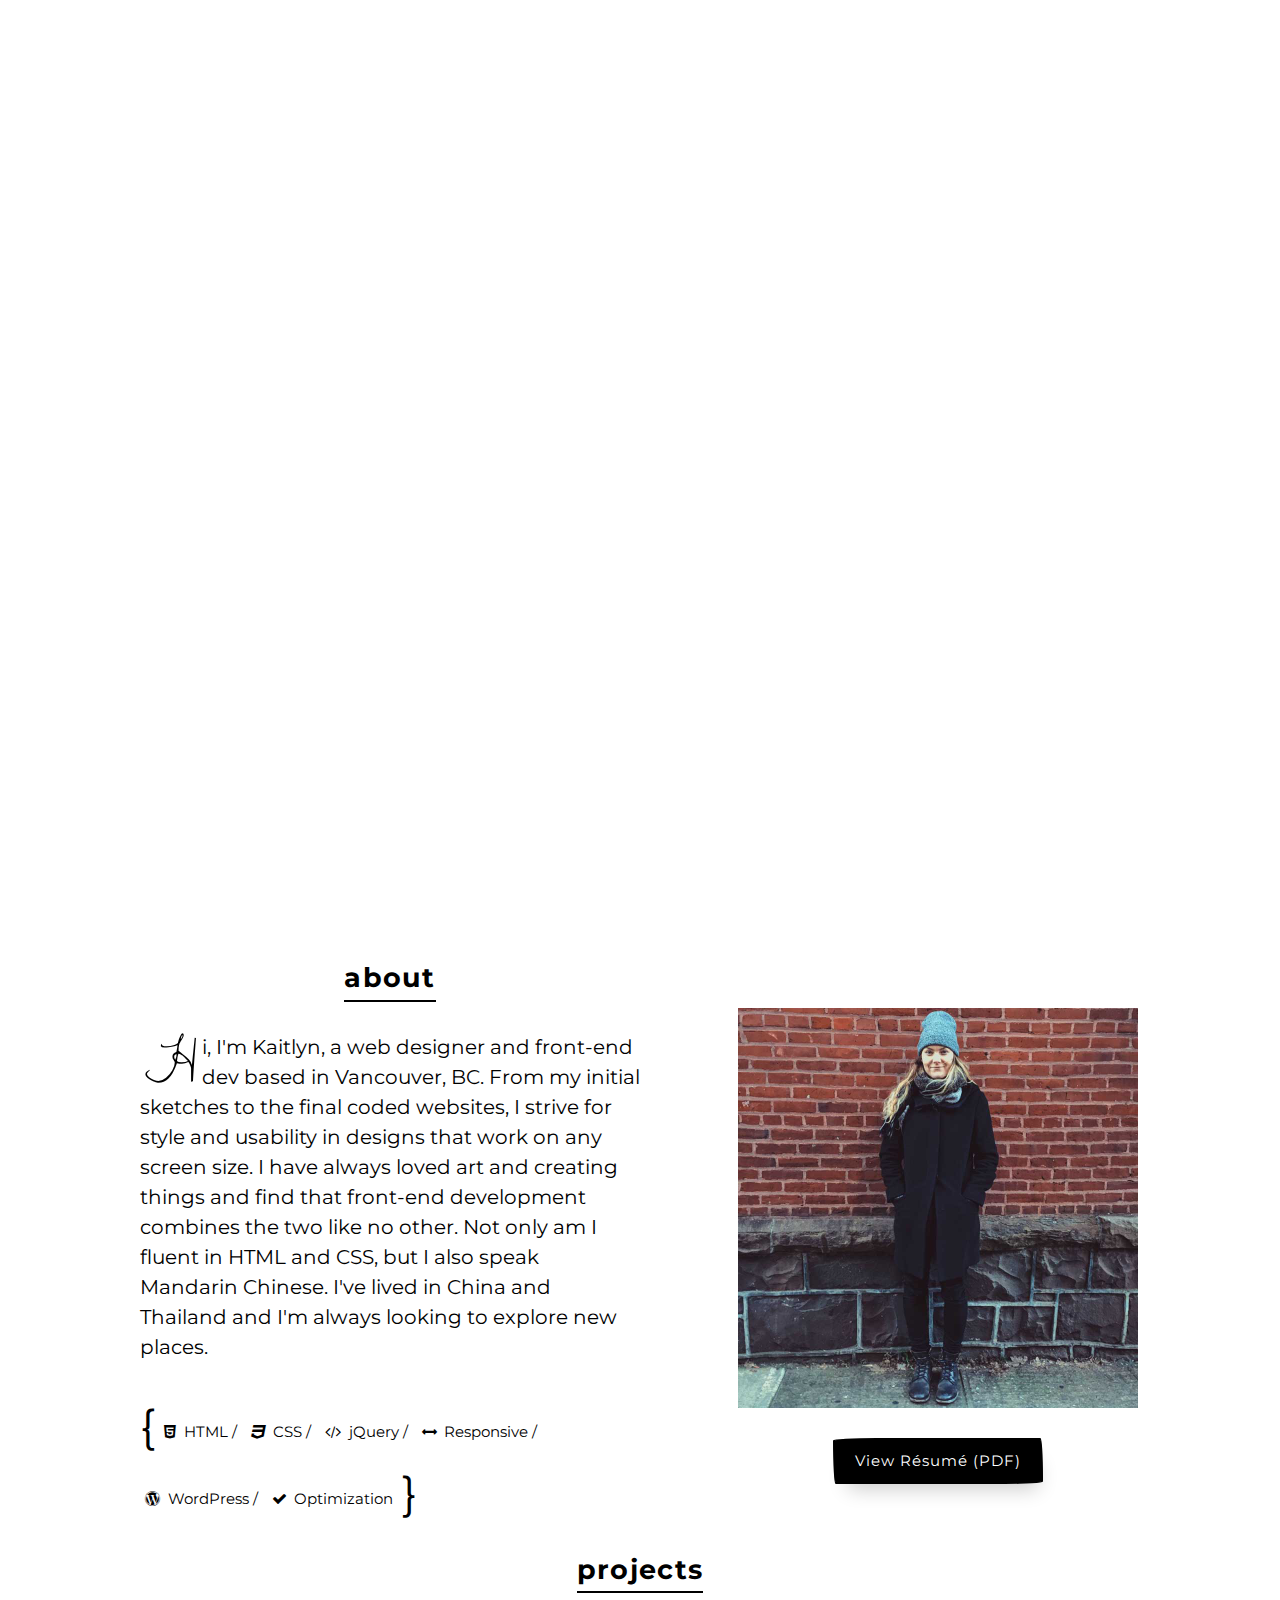
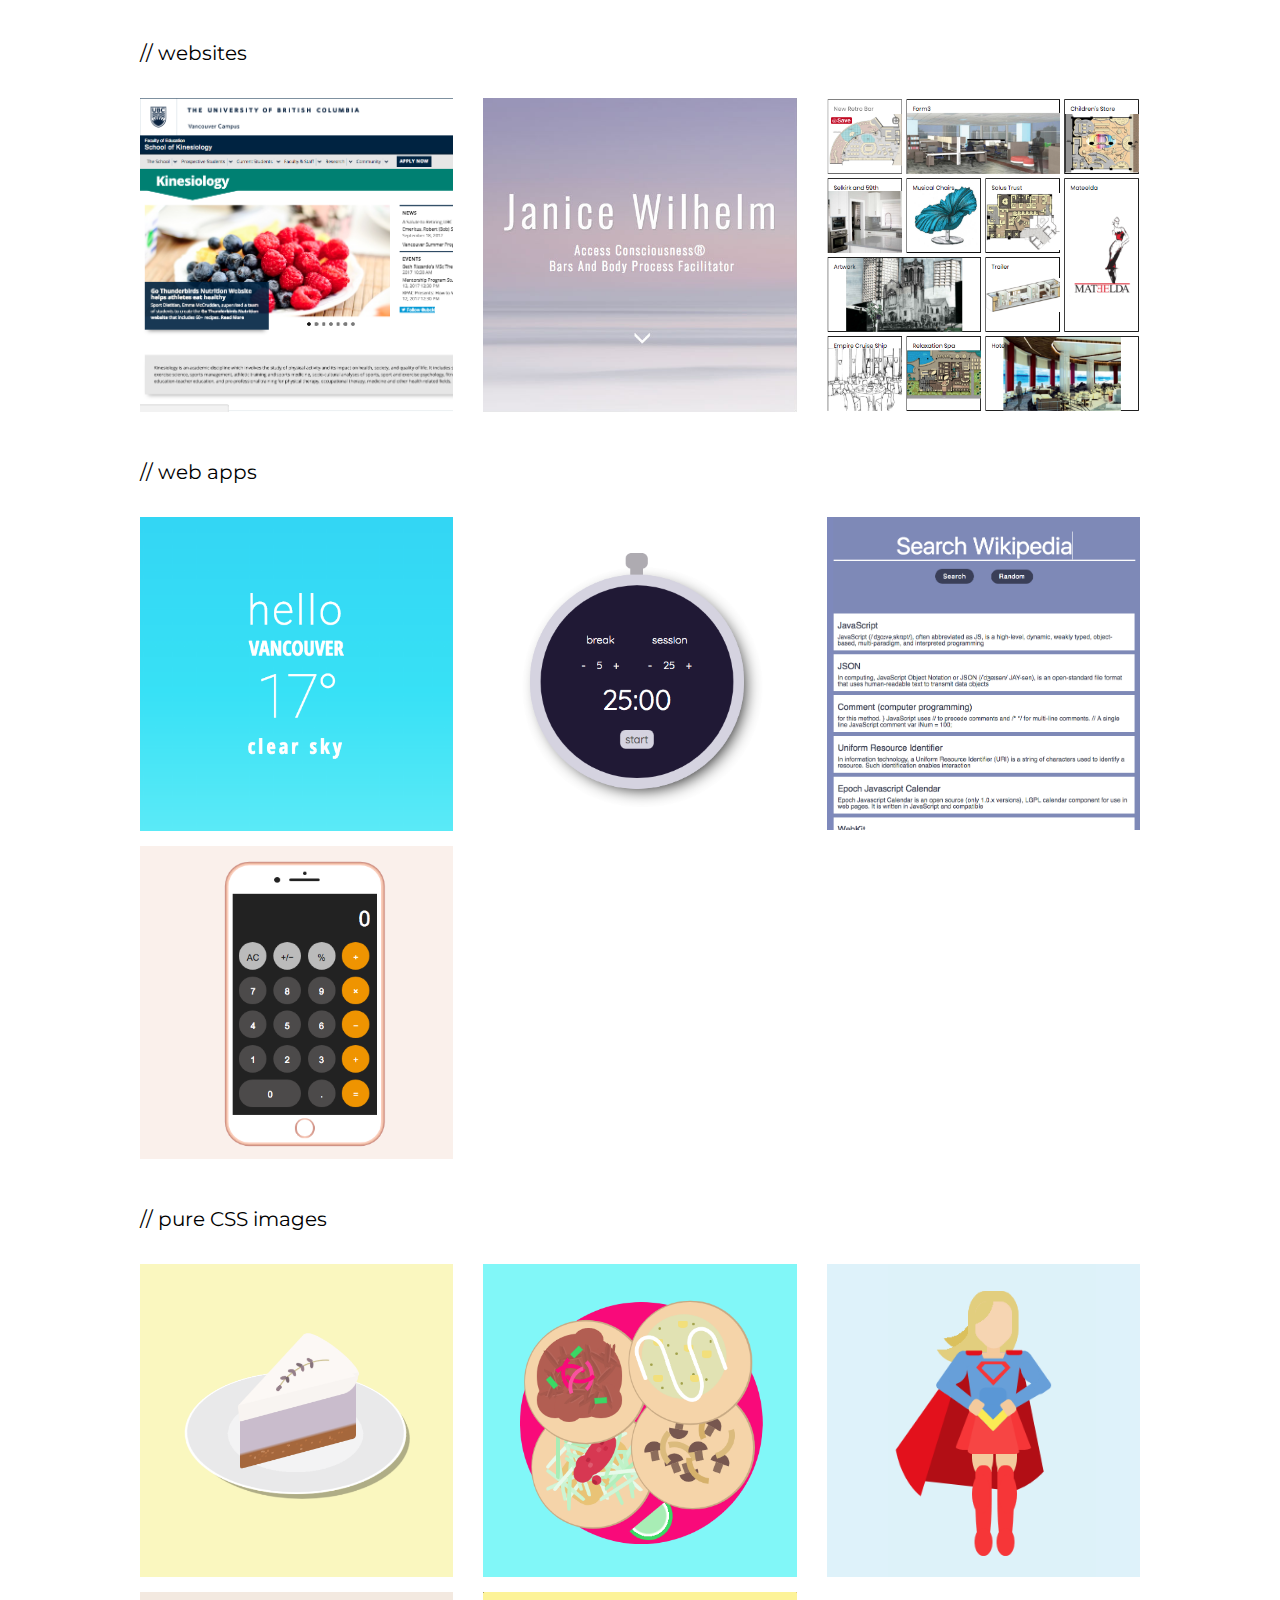
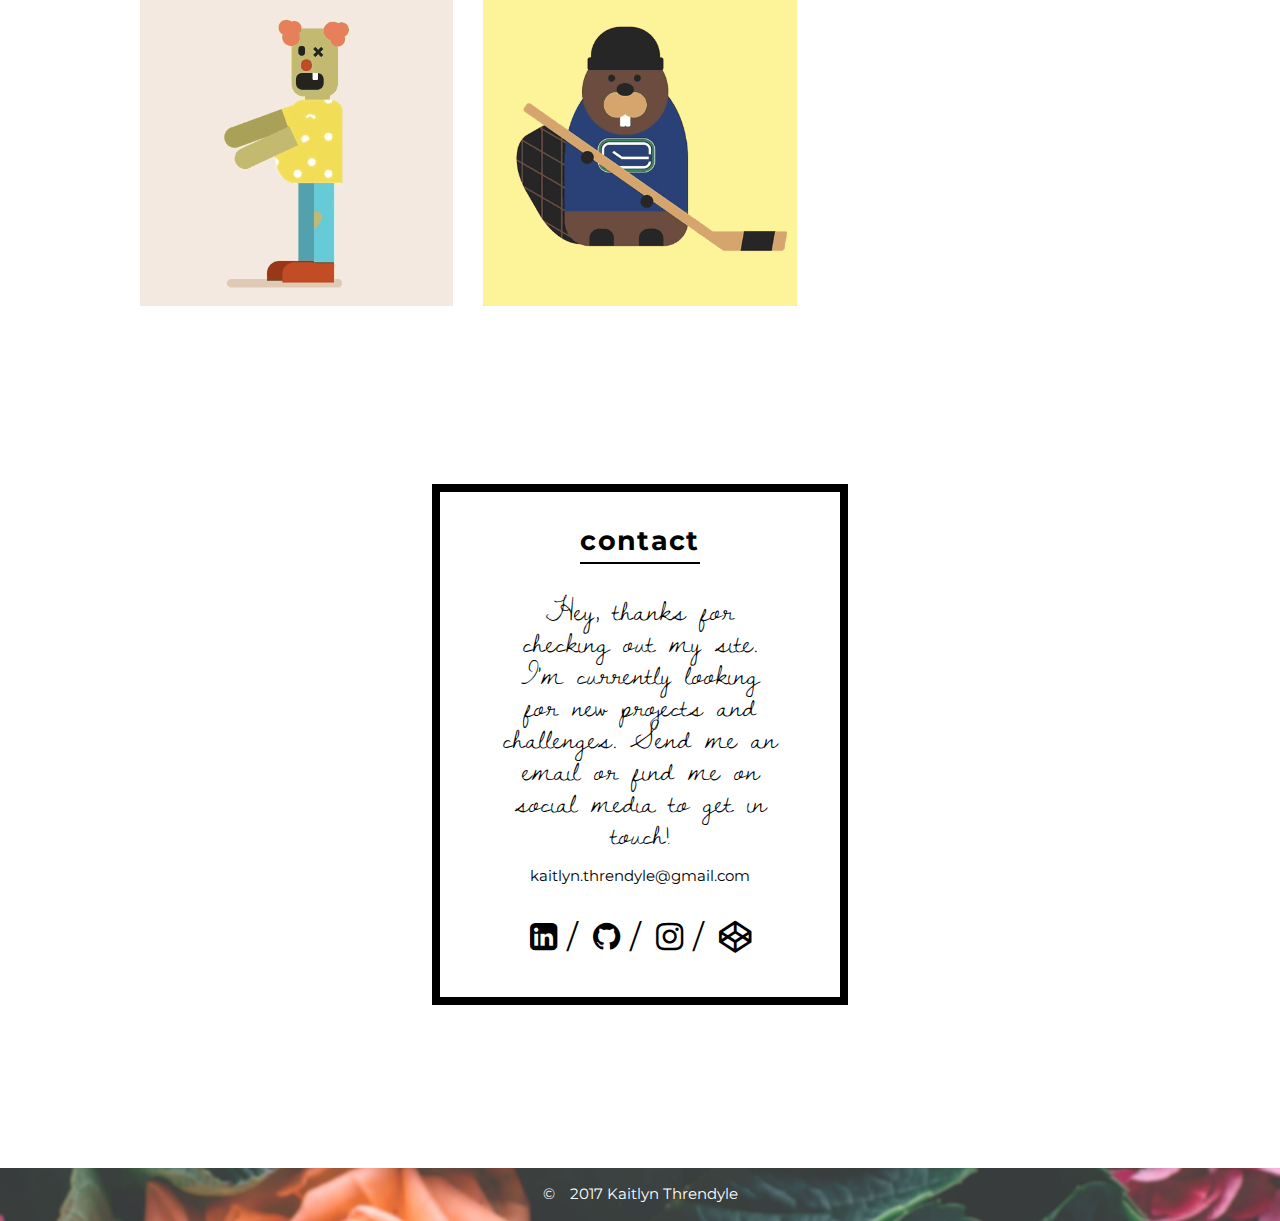
<file: index.html>
<!DOCTYPE html>
<html lang="en">
<head>
	<meta charset="utf-8">
	<meta name="viewport" content="width=device-width, initial-scale=1">
    <meta name="description" content="Kaitlyn Threndyle is a web designer and front end dev based in Vancouver, BC.">
	<title>Kaitlyn Threndyle | Web Designer and Front-end Developer | Vancouver, BC</title>
	<link href="style.css" rel="stylesheet">
	<link rel="shortcut icon" href="favicon.ico"/>
	<link href='https://fonts.googleapis.com/css?family=Montserrat:400,700' rel='stylesheet' type='text/css'>
    <link href='https://fonts.googleapis.com/css?family=Dawning+of+a+New+Day|Cedarville+Cursive' rel='stylesheet' type='text/css'>
    <link rel="stylesheet" href="https://maxcdn.bootstrapcdn.com/font-awesome/4.5.0/css/font-awesome.min.css">

  <!--[if lt IE 9]>
        <script src="https://oss.maxcdn.com/libs/html5shiv/3.7.0/html5shiv.js"></script>
        <script src="https://oss.maxcdn.com/libs/respond.js/1.4.2/respond.min.js"></script>
    <![endif]-->

</head>
<body id="page-top">

  <header class="header flex animate-fade-in">
    <div class="frame flex">
			<nav class="main-menu">
	      <ul class="myNav small animate-fade-in">
	          <li>
	              <a class="underline smoothScroll" href="#about">/ about /</a>
	          </li>
	          <li>
	              <a class="underline smoothScroll" href="#portfolio">/ portfolio /</a>
	          </li>
	          <li>
	              <a class="underline smoothScroll" href="#contact">/ contact /</a>
	          </li>
	      </ul>
			</nav>
   		<h1 class="animate-fade-in">Kaitlyn Threndyle</h1>
    	<p class="animate-fade-in job-title">designer + developer</p>
    	<a href="#about" class="down-arrow smoothScroll "><img class="animate-fade-in animate-pop-in" src="img/basic-chevron-11.png" alt=""/></a>
  	</div>
	</header>

  <section class="about flex-center" id="about">
    <div class="container flex-center">
    	<div class="describeMe flex-center">
    		<h3 class="sectionTitle">about</h3>
    		<p>	Hi, I'm Kaitlyn, a web designer and front-end dev based in <b>Vancouver, BC</b>. From my initial sketches to the final coded websites, I strive for style and usability in designs that work on any screen size. I have always loved art and creating things and find that front-end development combines the two like no other. Not only am I fluent in HTML and CSS, but I also speak Mandarin Chinese. I've lived in China and Thailand and I'm always looking to explore new places.</p>
        <ul class="skills ">
            <li><i class="fa fa-html5" aria-hidden="true"></i>HTML /</li>
            <li><i class="fa fa-css3" aria-hidden="true"></i>CSS /</li>
            <li><i class="fa fa-code" aria-hidden="true"></i>jQuery /</li>
            <li><i class="fa fa-arrows-h" aria-hidden="true"></i>Responsive /</li>
            <li><i class="fa fa-wordpress" aria-hidden="true"></i>WordPress /</li>
            <li><i class="fa fa-check" aria-hidden="true"></i>Optimization </li>
         </ul>
    	</div>

    	<div class="myPhoto flex-center">
    		<img src="./img/me-opt.jpg" alt="Kaitlyn Threndyle"/>
    		<div class="resume-buttons">
    			<a href="developer-resume.pdf" class="btn_  btn-reverse small"> View R&#233;sum&#233; (PDF)</a>
    			<!-- <a href="" class="btn_  btn-reverse small"><i class="fa fa-download">&emsp;</i>PDF</a> -->
    		</div>
    	</div>
    </div>
  </section>

	<section class="project-grid flex-center" id="portfolio">
		<h3 class="sectionTitle">projects</h3>
		<div class="grid">
			<h4 class="project-type">// websites</h4>
			<div class="grid-row">
				<div class="item" tabindex="0">
					<div class="project-wrap">
						<img src="img/kin-ss.png" alt="UBC Kinesiology homepage." />
						<div class="project-desc">
							<a href="http://kin.educ.ubc.ca">visit site <i class="fa fa-long-arrow-right" aria-hidden="true"></i></a>
							<p>{HTML/ CSS/ Web Design}</p>
						</div>
					</div>
				</div>
				<div class="item" tabindex="0">
					<div class="project-wrap">
						<img src="img/jw-ss.jpg" alt="Janice Wilhelm homepage." />
						<div class="project-desc">
							<a href="http://janicewilhelm.com">visit site <i class="fa fa-long-arrow-right" aria-hidden="true"></i></a>
							<p>{HTML/ CSS/ Web Design}</p>
						</div>
					</div>
				</div>

				<div class="item" tabindex="0">
					<div class="project-wrap">
						<img src="img/toby-ss.png" alt="Toby Lee Designs homepage." />
						<div class="project-desc">
							<a href="http://tobyleedesigns.com">visit site <i class="fa fa-long-arrow-right" aria-hidden="true"></i></a>
							<p>{HTML/ CSS/ Web Design}</p>
						</div>
					</div>
				</div>
			</div>

			<h4 class="project-type">// web apps</h4>
			<div class="grid-row">
				<div class="item" tabindex="0">
					<div class="project-wrap">
						<img src="img/weather-square.png" alt="weather app project" />
						<div class="project-desc">
							<a href="https://codepen.io/threndyle/pen/OjPEQB">view on CodePen <i class="fa fa-long-arrow-right" aria-hidden="true"></i></a>
							<p>Get the Local Weather</p>
						</div>
					</div>
				</div>
				<div class="item" tabindex="0">
					<div class="project-wrap">
						<img src="img/timer.png" alt="pomodoro timer project" />
						<div class="project-desc">
							<a href="https://codepen.io/threndyle/pen/vJwpJO">view on CodePen <i class="fa fa-long-arrow-right" aria-hidden="true"></i></a>
							<p>Pomodoro Timer</p>
						</div>
					</div>
				</div>
				<div class="item" tabindex="0">
					<div class="project-wrap">
						<img src="img/wikipedia-viewer.png" alt="Wikipedia viewer project." />
						<div class="project-desc">
							<a href="https://codepen.io/threndyle/pen/oeLjEY">view on CodePen <i class="fa fa-long-arrow-right" aria-hidden="true"></i></a>
							<p>Wikipedia Viewer</p>
						</div>
					</div>
				</div>
				<div class="item" tabindex="0">
					<div class="project-wrap">
						<img src="img/calculator-screenshot.png" alt="Javascript Calculator." />
						<div class="project-desc">
							<a href="https://codepen.io/threndyle/pen/YrdNxa">view on CodePen <i class="fa fa-long-arrow-right" aria-hidden="true"></i></a>
							<p>Javascript Calculator</p>
						</div>
					</div>
				</div>
			</div>

			<h4 class="project-type">// pure CSS images</h4>
			<div class="grid-row">
				<div class="item" tabindex="0">
					<div class="project-wrap">
						<img src="img/cheesecake-square.png" alt="pure css cheesecake" />
						<div class="project-desc">
							<a href="https://codepen.io/threndyle/pen/EvVjzy">view on CodePen <i class="fa fa-long-arrow-right" aria-hidden="true"></i></a>
						</div>
					</div>
				</div>
				<div class="item" tabindex="0">
					<div class="project-wrap">
						<img src="img/tacos-square.png" alt="pure css taco plate" />
						<div class="project-desc">
							<a href="https://codepen.io/threndyle/pen/yoyvWe">view on CodePen <i class="fa fa-long-arrow-right" aria-hidden="true"></i></a>
						</div>
					</div>
				</div>
				<div class="item" tabindex="0">
					<div class="project-wrap">
						<img src="img/supergirl.png" alt="pure css supergirl" />
						<div class="project-desc">
							<a href="https://codepen.io/threndyle/pen/prNyQe">view on CodePen <i class="fa fa-long-arrow-right" aria-hidden="true"></i></a>
						</div>
					</div>
				</div>
				<div class="item" tabindex="0">
					<div class="project-wrap">
						<img src="img/clown-opt.gif" alt="zombie clown animation." />
						<div class="project-desc">
							<a href="https://codepen.io/threndyle/pen/pryRgq">view on CodePen <i class="fa fa-long-arrow-right" aria-hidden="true"></i></a>
						</div>
					</div>
				</div>
				<div class="item" tabindex="0">
					<div class="project-wrap">
						<img src="img/canucks-opt.gif" alt="Animated beaver wearing Canucks jersey." />
						<div class="project-desc">
							<a href="https://codepen.io/threndyle/pen/mwaPZa">view on CodePen <i class="fa fa-long-arrow-right" aria-hidden="true"></i></a>
						</div>
					</div>
				</div>

			</div>
  	</div> <!--end grid -->
	</section>

	<section class="contact flex-center" id="contact">
		<div class="container flex-center">
			<div class="myInfo flex-center">

   			<h3 class="sectionTitle">contact</h3>
   			<p>Hey, thanks for checking out my site. I'm currently looking for new projects and challenges. Send me an email or find me on social media to get in touch!</p>


   		  <a class="links small" href="mailto:kaitlyn.threndyle.gmail.com">kaitlyn.threndyle@gmail.com</a>

   			   <!-- <a class="links small" href="tel:1-604-812-9750">604.812.9750</a> -->


        <ul class="soc-icons">
            <li><a class="underline-sm" href="https://www.linkedin.com/in/kaitlyn-threndyle-38917297" aria-label="Linked In"><i class="fa fa-linkedin-square" aria-hidden="true"></i></a>/</li>
            <li><a class="underline-sm" href="https://github.com/kaithrendyle" aria-label="Git Hub"><i class="fa fa-github" aria-hidden="true"></i></a>/</li>
            <!--<li><a class="underline-sm" href="skype: kaitlyn.threndyle?call"><i class="fa fa-skype"></i></a>/</li>-->
            <li><a class="underline-sm" href="https://www.instagram.com/threndy3/" aria-label="Instagram"><i class="fa fa-instagram" aria-hidden="true"></i></a>/</li>
            <li><a class="underline-sm" href="https://codepen.io/threndyle/" aria-label="Code Pen"><i class="fa fa-codepen " aria-hidden="true"></i></a>
        </ul>
			</div>
<!--  <div class=" flex-center">
	      <form class="contact_form" action="process.php" method="POST">
	       	<label for="form-name" class="sr-only">Name: </label> <input type="text" name="name" id="form-name" placeholder="Name">
	          <label for="form-email" class="sr-only">Email: </label> <input type="email" name="email" id="form-email" placeholder="Email">
	          <label for="form-company" class="sr-only">Company: </label> <input type="text" name="company" id="form-company" placeholder="Company">
	          <label for="form-message" class="sr-only">Message: </label>
						<textarea name="message" rows="4" cols="50" id="form-message" placeholder="Leave me a message!"></textarea>
	  			<input class="btn_ btn-reverse send" type="submit" value="Send">
	      </form>
  		</div> -->

	  </div>

	  <footer class="footer">
	    <p class="small">&copy;&emsp;2017 Kaitlyn Threndyle</p>
	  </footer>
	</section>






<script type="text/javascript" src="js/jquery-1.11.3.min.js"></script>
<!--<script type="text/javascript" src="js/smoothscroll.js"></script> no longer works-->
<!-- Smoothing scrolling -->
<script type="text/javascript">
$('a[href*=#]:not([href=#])').click(function() {
    if (location.pathname.replace(/^\//,'') == this.pathname.replace(/^\//,'')
        || location.hostname == this.hostname) {

        var target = $(this.hash);
        target = target.length ? target : $('[name=' + this.hash.slice(1) +']');
           if (target.length) {
             $('html,body').animate({
                 scrollTop: target.offset().top
            }, 1000);
            return false;
        }
    }
});
</script>

<!-- Google Analytics Tracking -->
<script>
  (function(i,s,o,g,r,a,m){i['GoogleAnalyticsObject']=r;i[r]=i[r]||function(){
  (i[r].q=i[r].q||[]).push(arguments)},i[r].l=1*new Date();a=s.createElement(o),
  m=s.getElementsByTagName(o)[0];a.async=1;a.src=g;m.parentNode.insertBefore(a,m)
  })(window,document,'script','https://www.google-analytics.com/analytics.js','ga');

  ga('create', 'UA-86298889-2', 'auto');
  ga('send', 'pageview');

</script>


</body>
</html>
</file>
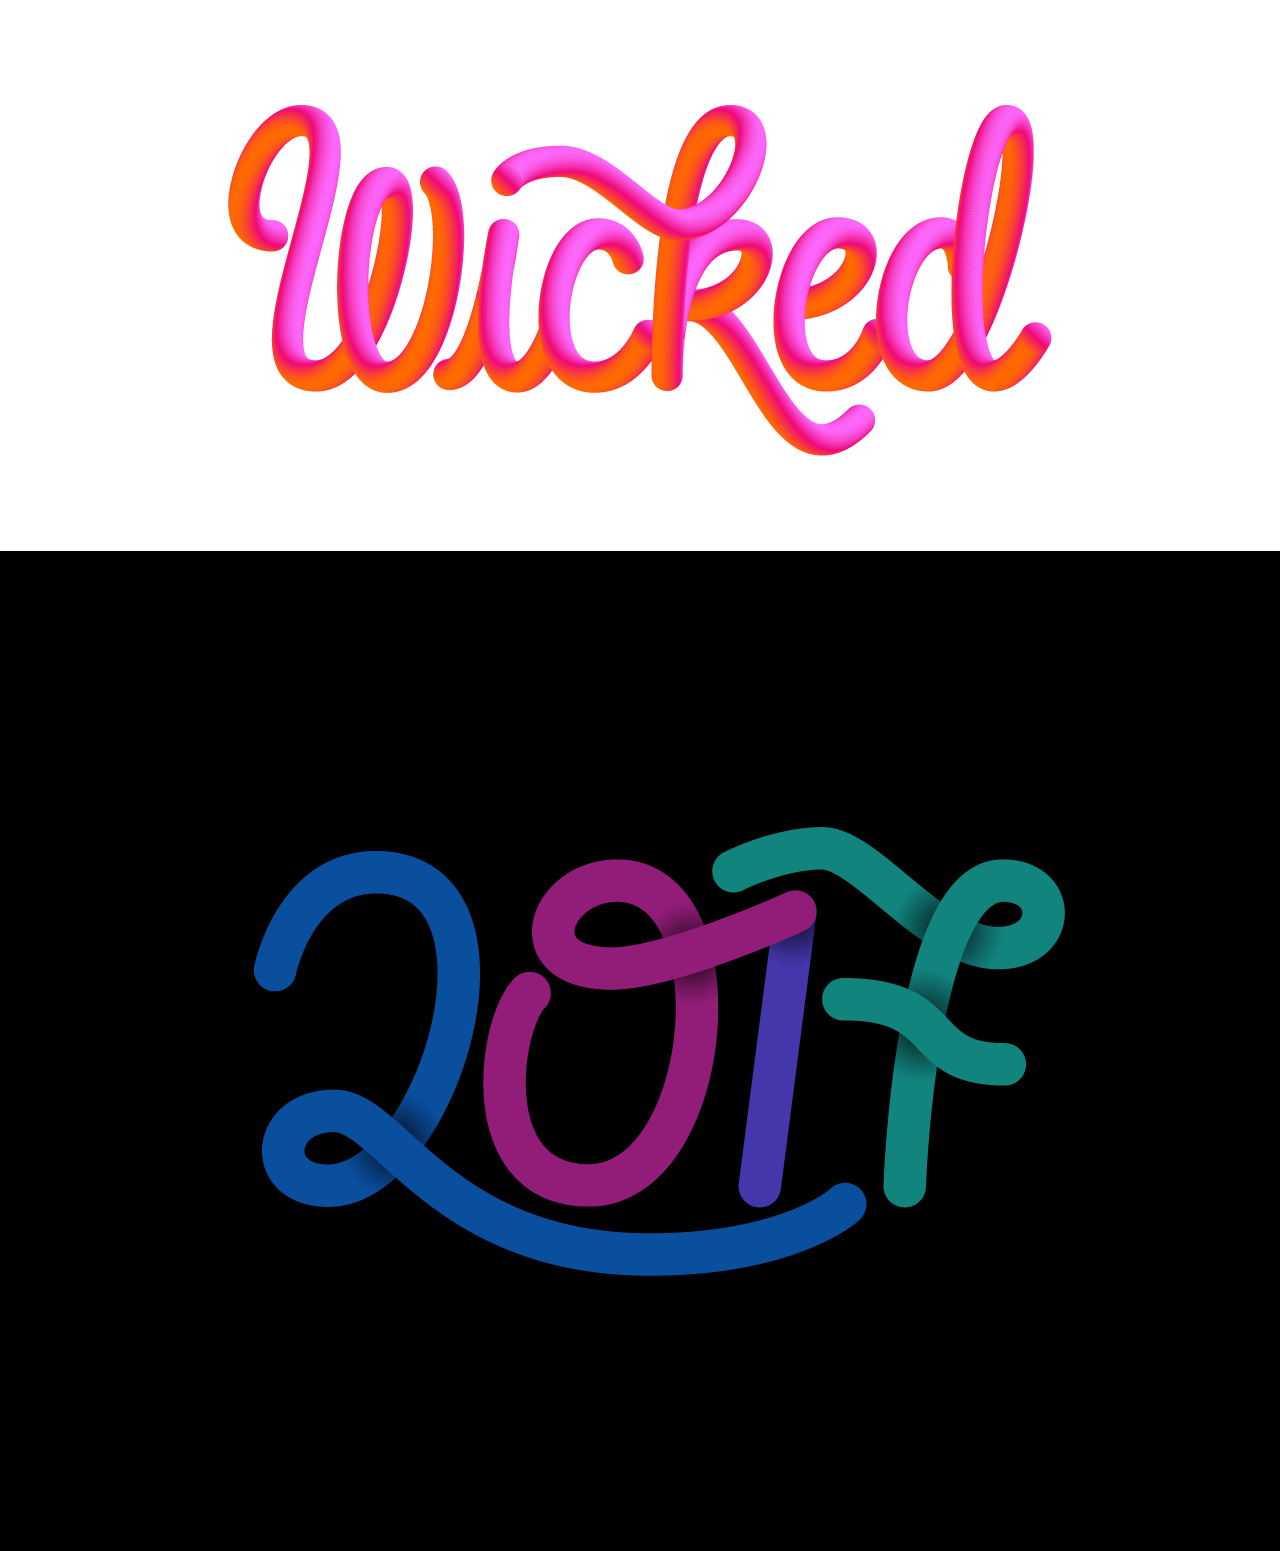
<file: hand-lettering/hand-lettering.html>
<!DOCTYPE html>
<html>
<head>
  <title>Digital Hand Lettering</title>
  <link rel="stylesheet" href="../style.css">
</head>
<body>
  <section class=" lettering flex-center">
    <img class="" src="img/3d-wicked.png" />
  </section>
  <section class="lettering flex-center black-bg">
    <img class="" src="img/2017-rounded.png" />
  </section>

</body>
</html>
</file>
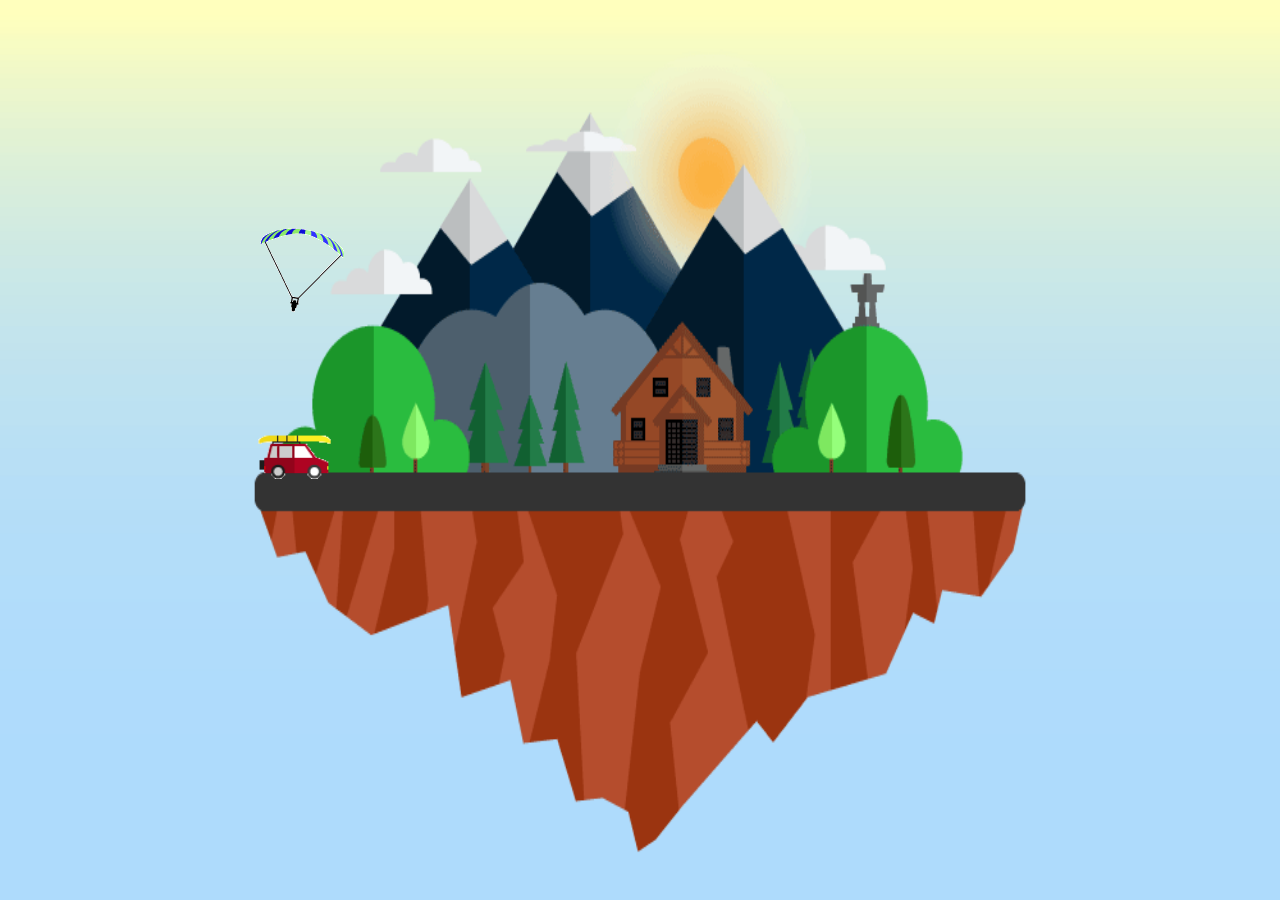
<file: landscape-animation/flat-landscape.html>
<!DOCTYPE html>
<html>
<head>
  <title>BC Landscape Animation</title>
  <link rel="stylesheet" href="style.css">
</head>
<body>
  <div class="car">
    <img src="img/suv.png" />
  </div>
  <div class="paraglider">
    <img src="img/paraglider.png" />
  </div>
  <div class="smoke">
    <img src="img/smoke.png" />
  </div>
</body>
</html>
</file>
<file: landscape-animation/style.css>
html, body {
  width:100%;
  height: 100%;
  margin: 0;
  padding: 0;
}

body {
  background: url("img/whistler-background.png") no-repeat;
  background-size: 100% 100%;
}

.car {
  width:6%;
  position: absolute;
  top:48%;
  left: 20%;
}

.car img {
  width: 100%;
}

.paraglider {
  width:7%;
  position: absolute;
  top:25%;
  left: 20%;
}
.paraglider img {
  width: 100%;
}

.smoke {
  width:3%;
  position: absolute;
  top:31%;
  left: 54.5%;
  opacity: 0;
}
.smoke img {
  width: 100%;
}

/*         Animations
----------------------------*/
.paraglider {
  -webkit-animation: sway-paraglider 9s ease-in-out infinite;
}
.car {
  -webkit-animation: drive-car 9s linear infinite;
}
.smoke {
  -webkit-animation: steam 3s infinite;
}


/*         Keyframes
----------------------------*/

@-webkit-keyframes sway-paraglider {
  0%   {-webkit-transform: rotate(-10deg) translateY(-10px) scale(1);}
  25%  {-webkit-transform: rotate(10deg) translateY(10px) scale(1.1);}
  50%  {-webkit-transform: rotate(-10deg) translateY(30px) scale(1.2);}
  75%  {-webkit-transform: rotate(10deg) translateY(50px) scale(1.3);}
  100% {-webkit-transform: rotate(-15deg) translateY(70px) scale(1.4);}
}

@-webkit-keyframes drive-car {
  100% {-webkit-transform: translateX(280px);}
}

@-webkit-keyframes steam {
  40% { opacity: .5;}
  60% { opacity: 1;}
  80% {opacity: .5;}
  100% {-webkit-transform: translate(-20%, -35%) rotateZ(25deg); }
}
</file>
<file: style.css>
/********CSS reset***********/

/* http://meyerweb.com/eric/tools/css/reset/
   v2.0 | 20110126
   License: none (public domain)
*/

html, body, div, span, applet, object, iframe,
h1, h2, h3, h4, h5, h6, p, blockquote, pre,
a, abbr, acronym, address, big, cite, code,
del, dfn, em, img, ins, kbd, q, s, samp,
small, strike, strong, sub, sup, tt, var,
b, u, i, center,
dl, dt, dd, ol, ul, li,
fieldset, form, label, legend,
table, caption, tbody, tfoot, thead, tr, th, td,
article, aside, canvas, details, embed,
figure, figcaption, footer, header, hgroup,
menu, nav, output, ruby, section, summary,
time, mark, audio, video {
	margin: 0;
	padding: 0;
	border: 0;
	font-size: 100%;
	font: inherit;
	vertical-align: baseline;
}
/* HTML5 display-role reset for older browsers */
article, aside, details, figcaption, figure,
footer, header, hgroup, menu, nav, section {
	display: block;
}
body {
	line-height: 1;
}
ol, ul {
	list-style: none;
}
blockquote, q {
	quotes: none;
}
blockquote:before, blockquote:after,
q:before, q:after {
	content: '';
	content: none;
}
table {
	border-collapse: collapse;
	border-spacing: 0;
}

/********end reset*********/

p, ul, h1, h2, h3 { margin: 15px 0px;}
h1, h2, h3 { font-weight: normal; line-height: 1; width: auto;}
h2, h3 { display: inline-block; clear: both; }
em {font-style: italic}
hr {border-top: 2px dotted #000; width: 100%; }

h1 { font-family: "Montserrat"; font-size: 1.777em; }
h2 { font-size: 1em; font-family: "Montserrat",sans-serif; }
h3 { font-size: 1em; font-family: "Montserrat",sans-serif; }
h4 { font-size: 1em; }
p  { font-size: 0.75em; }

.small {
	font-size: 0.75em;
}
.big {
	font-size: 2.369em;
	margin-top: 5px;
}
html {
  box-sizing: border-box;
}

*, *:before, *:after {
  box-sizing: inherit;
}

p::selection, li::selection, a::selection {
	background: #FD6783;
}

body, html {
	height: 100%;
}

body {
	position: relative;
	margin: 0;
	font-size: 1.25em;
	line-height: 1.5;
	font-family: "Montserrat", sans-serif;
}

.header {
 	-webkit-justify-content: center;
	justify-content: center;
	background: #000 url(./img/floral-opt.jpg) no-repeat center center;
	background-color: #000;

  -webkit-background-size: cover;
  -moz-background-size: cover;
  -o-background-size: cover;
  	background-size: cover;

	border: 8px solid #FFF;
	min-height: 100vh;
}
.header h1 {
	letter-spacing: 2px;
	font-weight: bold;
	text-shadow: 1px 2px 5px rgba(0,0,0,0.3);
	animation-delay: 0.8s;
}
.header .job-title {
	font-family: 'Dawning of a New Day', cursive;
	font-size: 1.8em;
	text-shadow: 1px 2px 5px rgba(0,0,0,0.3);
	margin-top: -1em;
	animation-delay: 1.2s;
}

.myNav {
	list-style-type: none;
	display: block;
	margin: 0;
	padding: 0;
	animation-delay: : 0.6s;
}
.myNav li {
	padding: 0 15px;
	margin: 10px 0;
}
.myNav li a {
	text-decoration: none;
	color: #FFF;
}
.myNav li a:focus {
	border-bottom: none;
}

.underline {
  position: relative;
}

.underline:after {
  display: block;
  position: absolute;
  left: 0;
  top: 25px;
  width: 0;
  height: 2px;
  background-color: #FFF;
  content: "";
  -webkit-transition: all 0.3s;
  -moz-transition: all 0.3s;
  -o-transition: all 0.3s;
  transition: all 0.3s;
}

.underline:hover:after {
  width: 100%;
}

.frame {
	-webkit-flex-direction: column;
	flex-direction: column;
	-webkit-align-items: center;
	align-items: center;
	-webkit-justify-content: space-around;
	justify-content: space-around;
	align-self: center;
	z-index: 10;
	color: #FFF;
	text-align: center;
	min-height: 70vh;
}

.down-arrow img {
	width:60px;
	height: 60px;
	animation-delay: 1.6s;
	animation-duration: : 1;
}

@keyframes pop-in {
  0% {
    opacity: 0;
    transform: translateY(-4rem) scale(.8);
  }
  100% {
    opacity: 1;
    transform: none;
  }
}
@keyframes fade-in {
  0% {
    opacity: 0;
  }
  100% {
    opacity: 1;
  }
}
.animate-fade-in {
	animation: fade-in .6s ease-out forwards;
	opacity: 0;
}
.animate-pop-in {
  animation: pop-in .6s cubic-bezier(0, 0.9, 0.3, 1.2) forwards;
	opacity: 0;
}

.btn_ {
	border: 2px solid #000;
	background-color: transparent;
	padding: 10px 20px;
	color: #000;
	text-decoration: none;
	letter-spacing: 1px;
	box-shadow: 5px 15px 20px -10px hsla(0,0%,0%,.2);
    border-radius: 255px 15px 225px 15px/15px 225px 15px 255px;
	-webkit-transition: background-color 0.4s ease;
	  -moz-transition: background-color 0.4s ease;
  -o-transition: background-color 0.4s ease;
	transition: background-color 0.4s ease;
}
.btn_:focus, .btn_:hover {
	background-color: #000;
	border: 2px solid #000;
	color: #FFF;
}
.btn-reverse {
 	background-color: #000 ;
 	color: #fff;
 	cursor: pointer;
 	padding-right: auto;
 	width: auto;
 	border: 2px solid #000 ;
 	font-size: 0.75em;
 }

 .btn-reverse:hover, .btn-reverse:focus {
 	background-color: transparent!important;
 	border: 2px solid #000 ;
 	color: #000;
 }

.sectionTitle {
	border-bottom: 2px solid #000;
	padding-bottom: 8px;
	font-weight: bold;
	color: #000;
	letter-spacing: 1.3px;
}
.flex {
	display: -webkit-box;      /* OLD- iOS 6-, Safari 3.1-6 */
	display: -moz-box;         /* OLD- Firefox 19- (buggy but mostly works) */
	display: -ms-flexbox;      /* TWEENER -IE 10 */
	display: -webkit-flex;	   /* NEW - Chrome */
	display: flex;
}
.flex-center {
	display: -webkit-box;      /* OLD- iOS 6-, Safari 3.1-6 */
	display: -moz-box;         /* OLD- Firefox 19- (buggy but mostly works) */
	display: -ms-flexbox;      /* TWEENER -IE 10 */
	display: -webkit-flex;	   /* NEW - Chrome */
	display: flex;
    -webkit-flex-direction: column;
	flex-direction: column;

	-webkit-justify-content: center;
	justify-content: center;

	-webkit-align-items: center;
	align-items: center;

}
/*************ABOUT**/

.about {
	padding-top: 50px;
}

.describeMe, .myPhoto, .container {
  -webkit-box-flex: 1;
  -moz-box-flex:  1;
  -webkit-flex:  1;
  -ms-flex:  1;
}
.myPhoto {
	-webkit-justify-content: space-around;
	justify-content: space-around;
}

.describeMe p::first-letter {
	float: left;
	color: #000;
	padding: 0 5px;
	margin: 0;
	line-height: 1;
	font-size: 3em;
	font-family: 'Dawning of a New Day', cursive;
}

.skills {
	font-size: .75em;
	padding: 0 0px;
}
.skills::before{
	content: "{";
	font-size: 3em;
}
 .skills::after {
	 content: "}";
	 font-size: 3em;
 }
.skills li {
	display: inline-block;
	padding: 5px;
	color: #000;
	position: relative;
	top: -5px;
}

.skills i {
	margin-right: 0.5em;
}

.resume-buttons {
	padding-top: 20px;

}
.resume-buttons a {
	display: block;
	margin-top: 10px;
}

.about img {
	height: auto;
	width: 400px;
	max-width: 100%;
	box-shadow: 15px 15px 3px rgba(0,0,0,0);
}

/************PORTFOLIO******/

.portfolio {
	text-align: center;
	padding: 30px 0;
}

.projects {
	margin: 30px 0;
}

/* OLD DESIGN
.proj-name {
	margin-top: 30px;
}
.proj-name a {
	display: block;
	width: 130px;
	margin: 0 auto 30px;
}

.grow img {
	height: auto;
	width: auto;
	max-width: 100%;
	border: 2px solid #000;
	border-radius: 3px;
	-webkit-filter: grayscale(1);
  	filter: grayscale(1);

  -webkit-transition: all 1.3s ease;
     -moz-transition: all 1.3s ease;
       -o-transition: all 1.3s ease;
      -ms-transition: all 1.3s ease;
          transition: all 1.3s ease;
}

.grow img:hover {
  -webkit-filter: grayscale(0);
  filter: grayscale(0);
} */
/********* Grid Section *****/
.grid {
	display: flex;
	flex-wrap: wrap;
	position: relative;
	flex: 0 0 33.333333%;
	align-items: flex-start;
	max-width: 1000px;
	margin: auto;
	padding: 1em;
}
 .item {
	position: relative;
	width: 100%;
	min-height: 1px;
	padding: 0 15px 15px 15px;
	max-width: 50%;
}
.item:nth-of-type(3n) {
	margin-right: 0;
}
.item a {
	text-decoration: none;
	color: #fff;
	padding: 10px 20px;
}
.item a:hover, .item a:focus {
	color: #FD6783;
}
.item img {
	max-width: 100%;
  height: auto;
	vertical-align: middle;
}

.item .project-wrap {
	display: block;
	position: relative;
	margin: 0 auto;
	max-width: 400px;
}

.item .project-desc {
	position: absolute;
	background: rgba(0, 0, 0, 0.8);
	display: flex;
  flex-direction: column;
  justify-content: center;
	text-align: center;
	color: #fff;
	top: 0;
	left: 0;
	width: 100%;
	height: 100%;
	opacity: 0;
	transition: opacity 0.5s ease;
}
.project-desc p {
	letter-spacing: 2px;
	font-style: italic;
}
.item:hover .project-desc, .item:focus .project-desc {
  opacity: 1;
}
.project-type {
	width: 100%;
	margin: 30px 0;
}
.grid-row {
	display: flex;
	flex-wrap: wrap;
	margin-left: -15px;
	margin-right: -15px;
}
/*********Contact **********/

.contact {
	min-height: 100vh;
}
.contact a {
	text-decoration: none;
	color: #000;
}

.container {
	padding: 1em;

}
.footer {
	width: 100%;
	background: url(./img/floral_bg2.jpg) no-repeat center center;
  -webkit-background-size: cover;
  -moz-background-size: cover;
  -o-background-size: cover;
  	background-size: cover;
	color: #FFF;
	text-align: center;
}

.myInfo {
	/*flex: 1;*/
	/*padding-right: 8%;*/

}
.myInfo p {
	font-family: 'Dawning of a New Day', cursive;
	font-size: 1.6em;
	text-align: center;
	line-height: 1;
	display: block;
	max-width: 400px;
}
.links {
	padding: 0 0 10px;
	overflow: hidden;
	position: relative;
}

.links:hover, .links:focus{
	text-decoration: none;
	border-bottom: none;
}

 .contact_form {
  -webkit-box-flex: 2;
  -moz-box-flex:  2;
  -webkit-flex:  2;
  -ms-flex:  2;
 	flex: 2;
	font-family: "Montserrat", sans-serif;
	text-align: left;
}

.contact_form input:not([type="submit"]), textarea {
	font-family: "Montserrat", sans-serif;
	border: none;
	border-bottom: 2px solid #000;
	background-color: transparent;
	color: #000;
	width: 100%;
	font-size: 0.75em;
}
textarea {
	resize: none;
	overflow: auto;
}

::-webkit-input-placeholder {/* Safari, Chrome and Opera */
	color: #000;
}
:-moz-placeholder {/* Firefox 18- */
	color: #000;
}
::-moz-placeholder {/* Firefox 19+ */
	color: #000;
}
:-ms-input-placeholder { /* IE 10+ */
  color: #000;
}
:placeholder-shown { /* Standard */
  color: #000;
}

.contact_form input:focus, input:active, textarea:focus, textarea:active {
	outline: 0;
  -webkit-box-shadow: none;
          box-shadow: none;
 }
 .contact_form input:focus:not([type="submit"]), input:active:not([type="submit"]), textarea:focus, textarea:active {
	border-bottom: 2px solid #696969;
}
.send {
	margin-top: 30px;
	font-family: "Montserrat", sans-serif;
}

/****************Social Icons****************/

.soc-icons {
 	text-align: center;
}
.soc-icons li {
 	display: inline-block;
 	font-family: "Montserrat", sans-serif;
 	font-size: 1.6em;

}
.soc-icons i {
  	margin-right: 10px;
  	margin-left: 10px;
}
.underline-sm {
 	position: relative;
}
.underline-sm:after {
  display: block;
  position: absolute;
  left: 0;
  top: 40px;
  width: 0;
  height: 2px;
  background-color: #000;
  content: "";
  -webkit-transition: all 0.3s;
  -moz-transition: all 0.3s;
  -o-transition: all 0.3s;
  transition: all 0.3s;
}

.underline-sm:hover:after {
  width: 100%;
}

.sr-only { /*screen reader only*/
   position: absolute !important;
   top: -9999px !important;
   left: -9999px !important;
}

/******************Lettering Examples   */
.lettering img {
	max-width: 100%;
}
.black-bg {
	background-color: #000;
}



/*******************Media Queries   */

@media screen and (min-width: 500px) {

	.header .job-title {
		font-size: 2.5em;
	}

	h1 {
		font-size: 2.369em;
	}
	h2,
	h3 {
		font-size: 1.333em;
	}
	h4 {
		font-size: 1em;
	}
	.resume-buttons a {
		display: inline-block;
	}

}

@media screen and (min-width: 769px) {

	.myNav {
	display: -webkit-box;      /* OLD- iOS 6-, Safari 3.1-6 */
	display: -moz-box;         /* OLD- Firefox 19- (buggy but mostly works) */
	display: -ms-flexbox;      /* TWEENER -IE 10 */
	display: -webkit-flex;	   /* NEW - Chrome */
	display: flex;

	}

	.frame {
		border: 8px solid #FFF;
		width: 70%;
	}
  .describeMe p {
    	font-size: 1em;
  }

	.contact.container  {
	 	-webkit-flex-direction: row;
		flex-direction: row;
	}
	.contact_form {
		padding: 20px;
		border-left: 2px dotted #000;
	}
	.container {
	max-width: 750px;
	}

	.pic {
	  height: 340px;
	  width: 640px;
	  margin: 0 40px ;
	  overflow: hidden;
	  border: 2px solid #000;
	  border-radius: 3px;
    }

	.grow img {
		height: auto;
		width: 640px;
		max-width: 100%;
		border: none;
		border-radius: 0;
		-webkit-filter: grayscale(1);
	  	filter: grayscale(1);

	  -webkit-transition: all 1.3s ease;
	     -moz-transition: all 1.3s ease;
	       -o-transition: all 1.3s ease;
	      -ms-transition: all 1.3s ease;
	          transition: all 1.3s ease;
	}

	.grow img:hover {
  -webkit-transform: scale(1.2);
  -moz-transform:    scale(1.2);
  -ms-transform:     scale(1.2);
    -o-transform:    scale(1.2);
	  transform: scale(1.2);
	 }

	.myInfo {
		border: 8px solid #000;
		padding: 5% 15%;
	}

	.grid .item {
		max-width: 33.333333%;
	}


}

@media screen and (min-width: 992px) {
	.about .container {
		-webkit-flex-direction: row;
		flex-direction: row;
	}
	.myPhoto img, .resume-buttons a{
		margin-right: -95px;
	}
	.container {
	max-width: 970px;
	padding: 0;
	}
	.grid {
		padding: 0;
	}
	.frame {
		width: 60%;
	}

}


@media screen and (min-width: 1180px) {
	.projects {
		-webkit-flex-direction: row;
		flex-direction: row;
		margin: 60px;
	}

	.container {
		max-width: 1000px;
	}

	.order-left {
		order: 1;
	}
	.order-right {
		order: 2;
	}

	.frame {
		width: 45%;
	}

}
</file>
